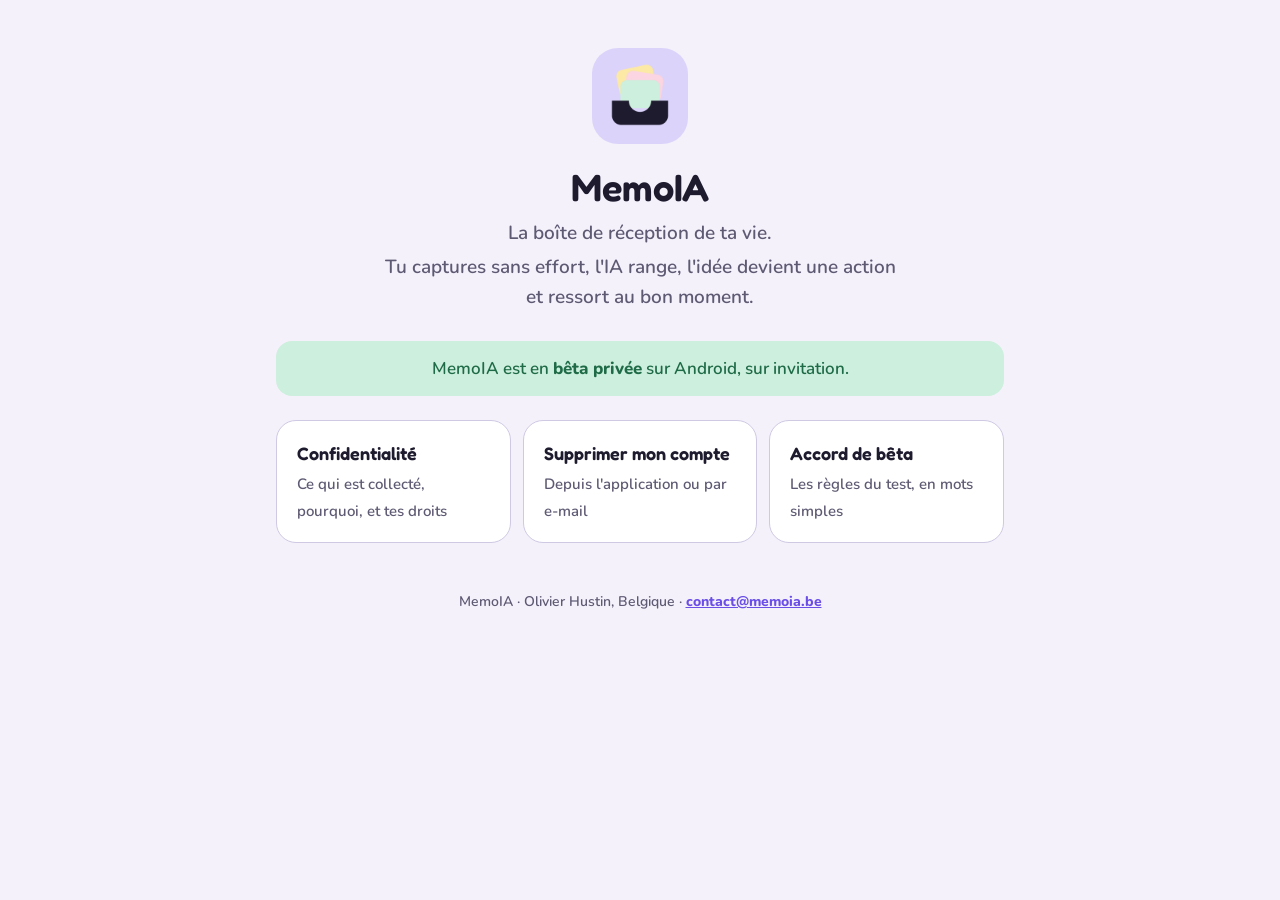
<file: index.html>
<!doctype html>
<html lang="fr">
<head>
<meta charset="utf-8">
<meta name="viewport" content="width=device-width, initial-scale=1">
<title>MemoIA</title>
<meta name="description" content="MemoIA, la boîte de réception de ta vie : tu captures sans effort, l'IA range, l'idée devient une action et ressort au bon moment.">
<link rel="icon" href="favicon.png">
<link rel="stylesheet" href="style.css">
</head>
<body>
<main>
  <section class="hero">
    <img src="icon.png" alt="Icône de MemoIA">
    <h1>MemoIA</h1>
    <p>La boîte de réception de ta vie.</p>
    <p>Tu captures sans effort, l'IA range, l'idée devient une action et ressort au bon moment.</p>
  </section>

  <div class="note ok" style="text-align:center">MemoIA est en <strong>bêta privée</strong> sur Android, sur invitation.</div>

  <div class="tiles">
    <a class="tile" href="confidentialite.html"><strong>Confidentialité</strong><span>Ce qui est collecté, pourquoi, et tes droits</span></a>
    <a class="tile" href="supprimer-mon-compte.html"><strong>Supprimer mon compte</strong><span>Depuis l'application ou par e-mail</span></a>
    <a class="tile" href="accord-beta.html"><strong>Accord de bêta</strong><span>Les règles du test, en mots simples</span></a>
  </div>
</main>
<footer>MemoIA · Olivier Hustin, Belgique · <a href="mailto:contact@memoia.be">contact@memoia.be</a></footer>
</body>
</html>
</file>
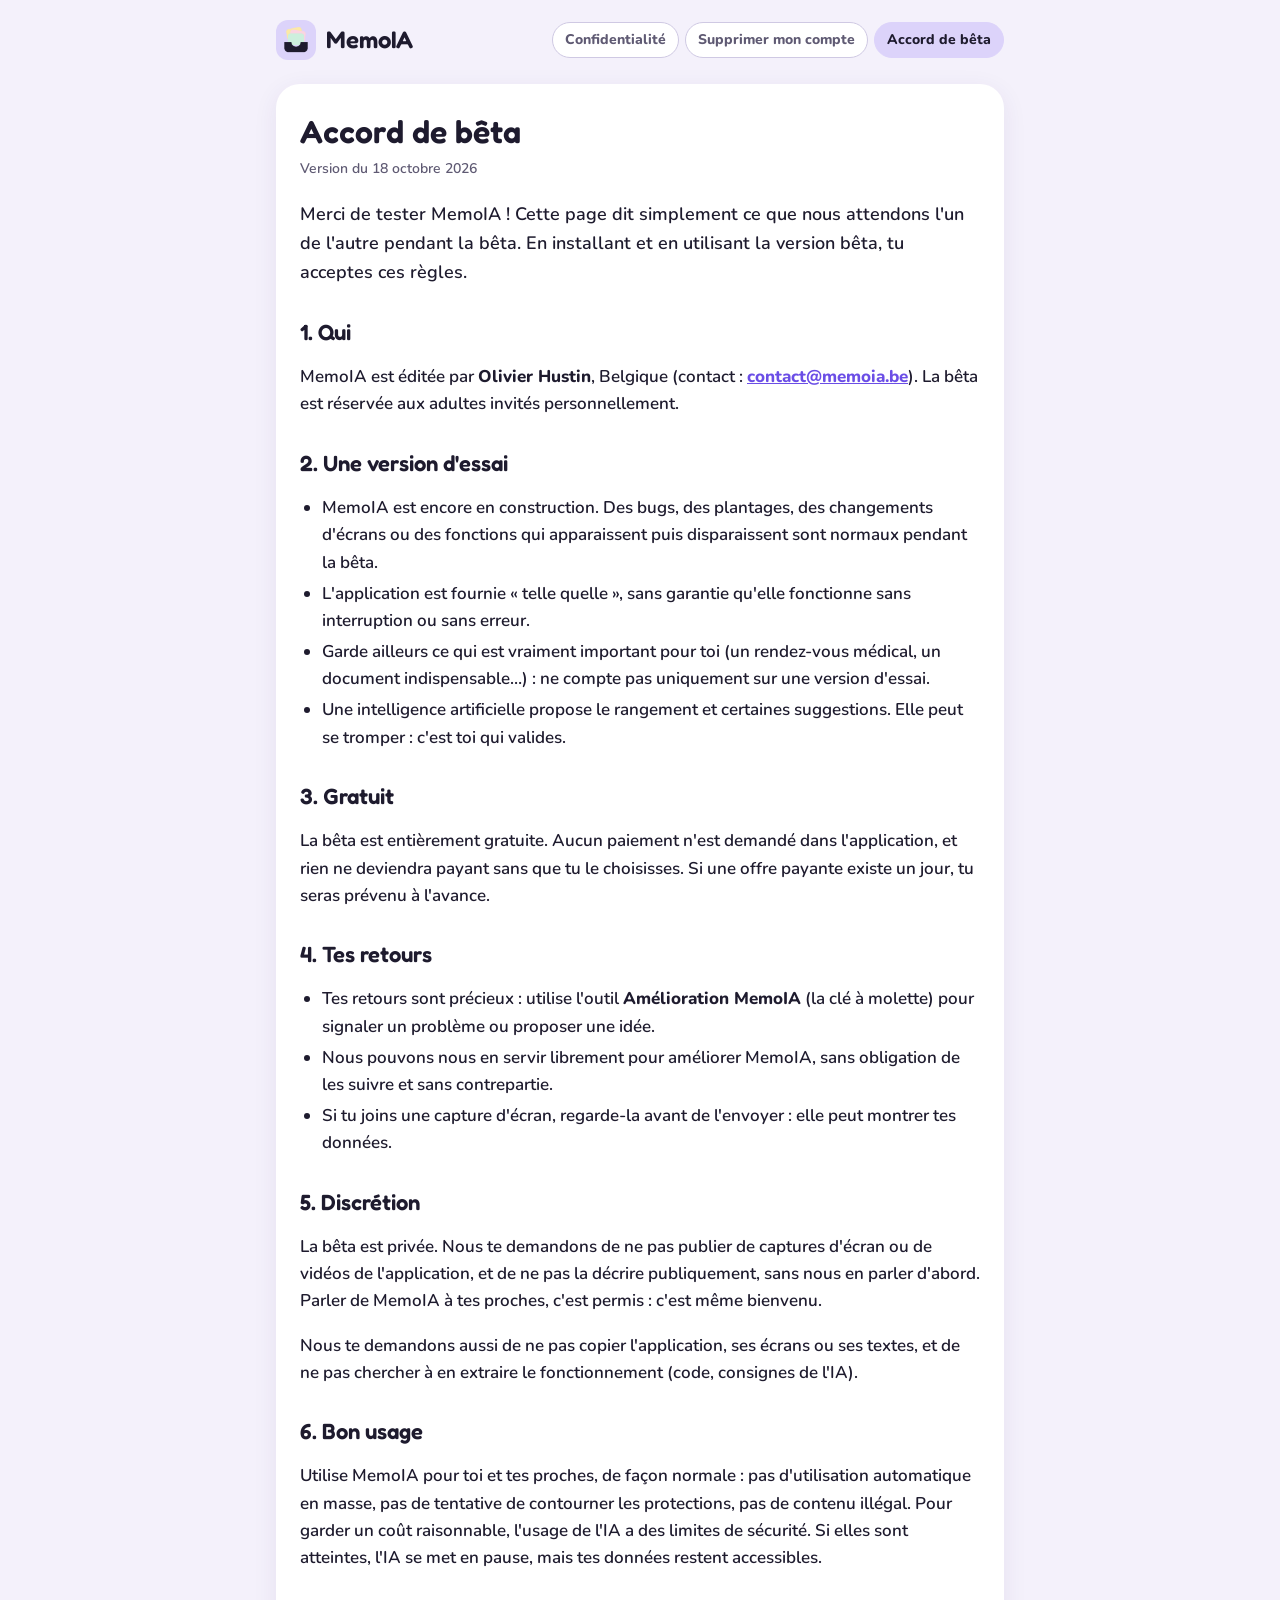
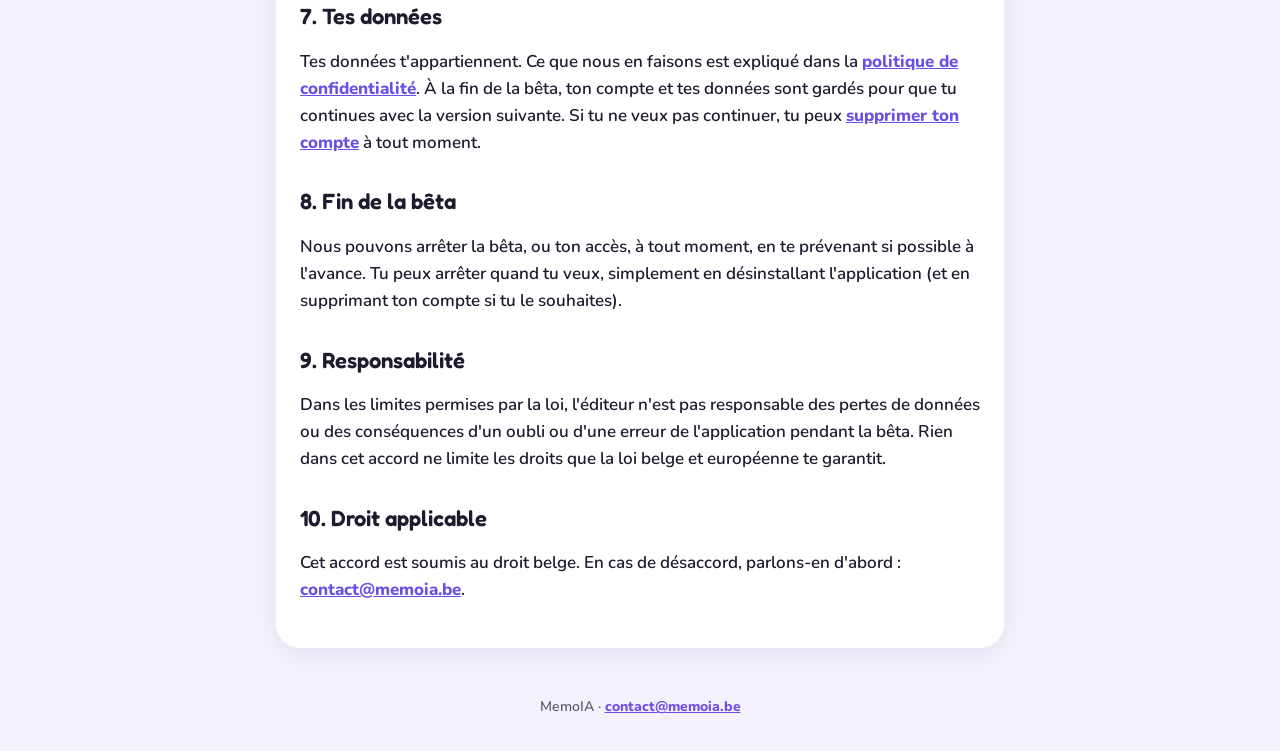
<file: accord-beta.html>
<!doctype html>
<html lang="fr">
<head>
<meta charset="utf-8">
<meta name="viewport" content="width=device-width, initial-scale=1">
<title>Accord de bêta · MemoIA</title>
<meta name="description" content="Ce que tu acceptes en testant la version bêta de MemoIA.">
<link rel="icon" href="favicon.png">
<link rel="stylesheet" href="style.css">
</head>
<body>
<header class="top">
  <a class="brand" href="index.html"><img src="icon.png" alt=""><span>MemoIA</span></a>
  <nav class="links" aria-label="Pages">
    <a href="confidentialite.html">Confidentialité</a>
    <a href="supprimer-mon-compte.html">Supprimer mon compte</a>
    <a href="accord-beta.html" aria-current="page">Accord de bêta</a>
  </nav>
</header>
<main>
<article class="card">
<h1>Accord de bêta</h1>
<p class="updated">Version du 18 octobre 2026</p>

<p class="intro">Merci de tester MemoIA ! Cette page dit simplement ce que nous attendons l'un de l'autre pendant la bêta. En installant et en utilisant la version bêta, tu acceptes ces règles.</p>

<h2>1. Qui</h2>
<p>MemoIA est éditée par <strong>Olivier Hustin</strong>, Belgique (contact : <a href="mailto:contact@memoia.be">contact@memoia.be</a>). La bêta est réservée aux adultes invités personnellement.</p>

<h2>2. Une version d'essai</h2>
<ul>
  <li>MemoIA est encore en construction. Des bugs, des plantages, des changements d'écrans ou des fonctions qui apparaissent puis disparaissent sont normaux pendant la bêta.</li>
  <li>L'application est fournie « telle quelle », sans garantie qu'elle fonctionne sans interruption ou sans erreur.</li>
  <li>Garde ailleurs ce qui est vraiment important pour toi (un rendez-vous médical, un document indispensable…) : ne compte pas uniquement sur une version d'essai.</li>
  <li>Une intelligence artificielle propose le rangement et certaines suggestions. Elle peut se tromper : c'est toi qui valides.</li>
</ul>

<h2>3. Gratuit</h2>
<p>La bêta est entièrement gratuite. Aucun paiement n'est demandé dans l'application, et rien ne deviendra payant sans que tu le choisisses. Si une offre payante existe un jour, tu seras prévenu à l'avance.</p>

<h2>4. Tes retours</h2>
<ul>
  <li>Tes retours sont précieux : utilise l'outil <strong>Amélioration MemoIA</strong> (la clé à molette) pour signaler un problème ou proposer une idée.</li>
  <li>Nous pouvons nous en servir librement pour améliorer MemoIA, sans obligation de les suivre et sans contrepartie.</li>
  <li>Si tu joins une capture d'écran, regarde-la avant de l'envoyer : elle peut montrer tes données.</li>
</ul>

<h2>5. Discrétion</h2>
<p>La bêta est privée. Nous te demandons de ne pas publier de captures d'écran ou de vidéos de l'application, et de ne pas la décrire publiquement, sans nous en parler d'abord. Parler de MemoIA à tes proches, c'est permis : c'est même bienvenu.</p>
<p>Nous te demandons aussi de ne pas copier l'application, ses écrans ou ses textes, et de ne pas chercher à en extraire le fonctionnement (code, consignes de l'IA).</p>

<h2>6. Bon usage</h2>
<p>Utilise MemoIA pour toi et tes proches, de façon normale : pas d'utilisation automatique en masse, pas de tentative de contourner les protections, pas de contenu illégal. Pour garder un coût raisonnable, l'usage de l'IA a des limites de sécurité. Si elles sont atteintes, l'IA se met en pause, mais tes données restent accessibles.</p>

<h2>7. Tes données</h2>
<p>Tes données t'appartiennent. Ce que nous en faisons est expliqué dans la <a href="confidentialite.html">politique de confidentialité</a>. À la fin de la bêta, ton compte et tes données sont gardés pour que tu continues avec la version suivante. Si tu ne veux pas continuer, tu peux <a href="supprimer-mon-compte.html">supprimer ton compte</a> à tout moment.</p>

<h2>8. Fin de la bêta</h2>
<p>Nous pouvons arrêter la bêta, ou ton accès, à tout moment, en te prévenant si possible à l'avance. Tu peux arrêter quand tu veux, simplement en désinstallant l'application (et en supprimant ton compte si tu le souhaites).</p>

<h2>9. Responsabilité</h2>
<p>Dans les limites permises par la loi, l'éditeur n'est pas responsable des pertes de données ou des conséquences d'un oubli ou d'une erreur de l'application pendant la bêta. Rien dans cet accord ne limite les droits que la loi belge et européenne te garantit.</p>

<h2>10. Droit applicable</h2>
<p>Cet accord est soumis au droit belge. En cas de désaccord, parlons-en d'abord : <a href="mailto:contact@memoia.be">contact@memoia.be</a>.</p>
</article>
</main>
<footer>MemoIA · <a href="mailto:contact@memoia.be">contact@memoia.be</a></footer>
</body>
</html>
</file>
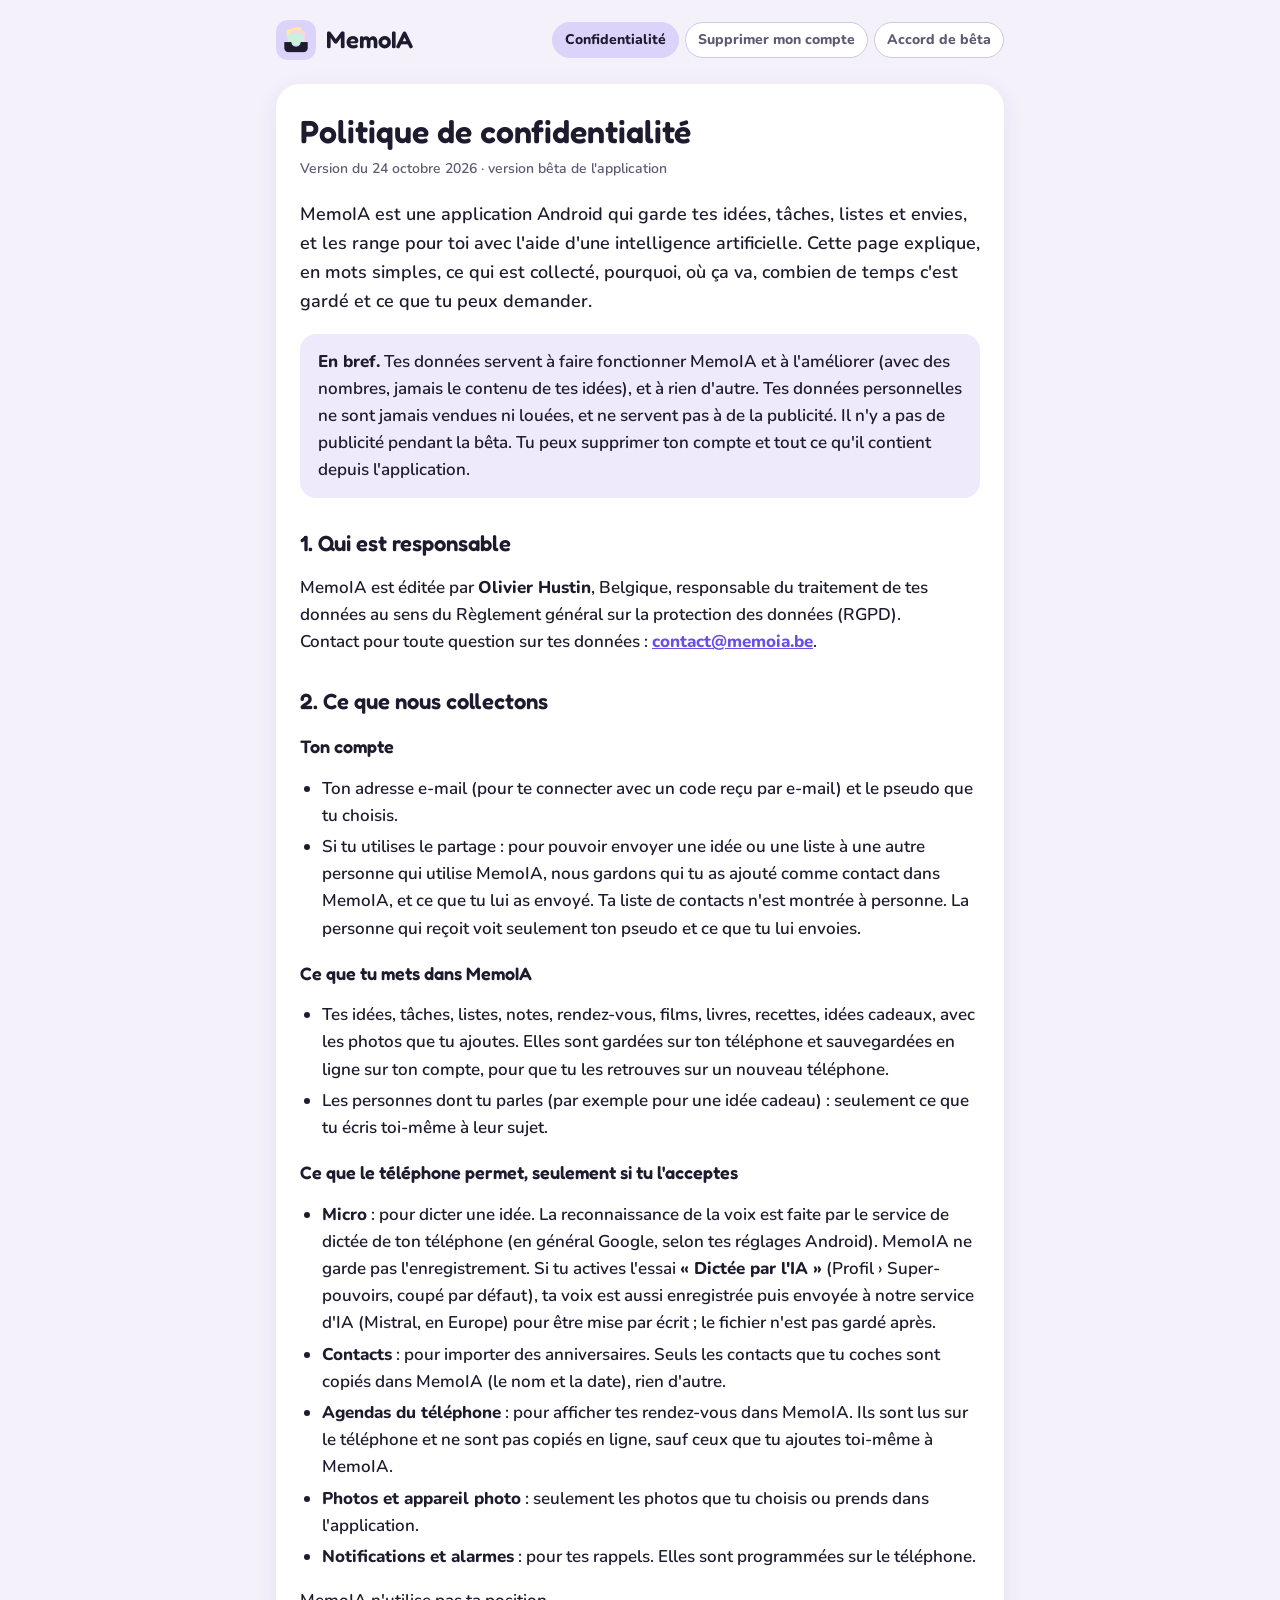
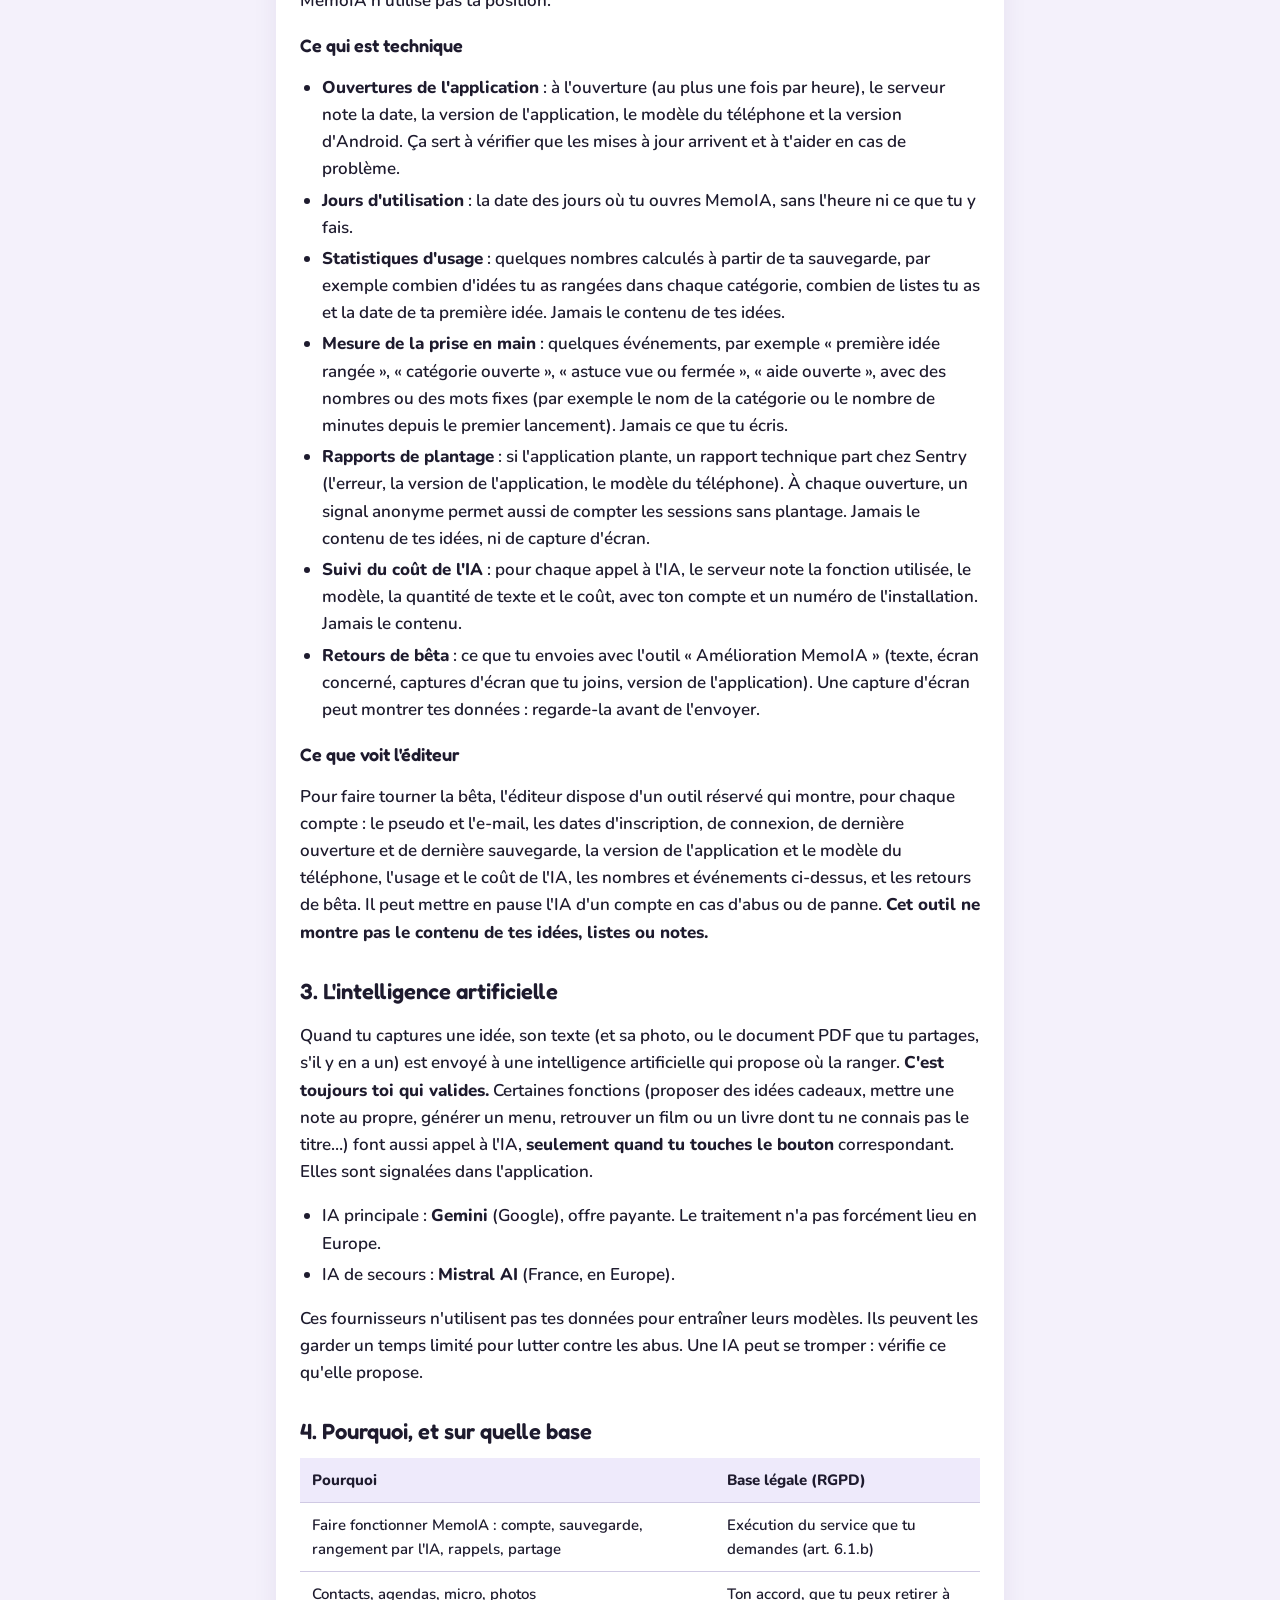
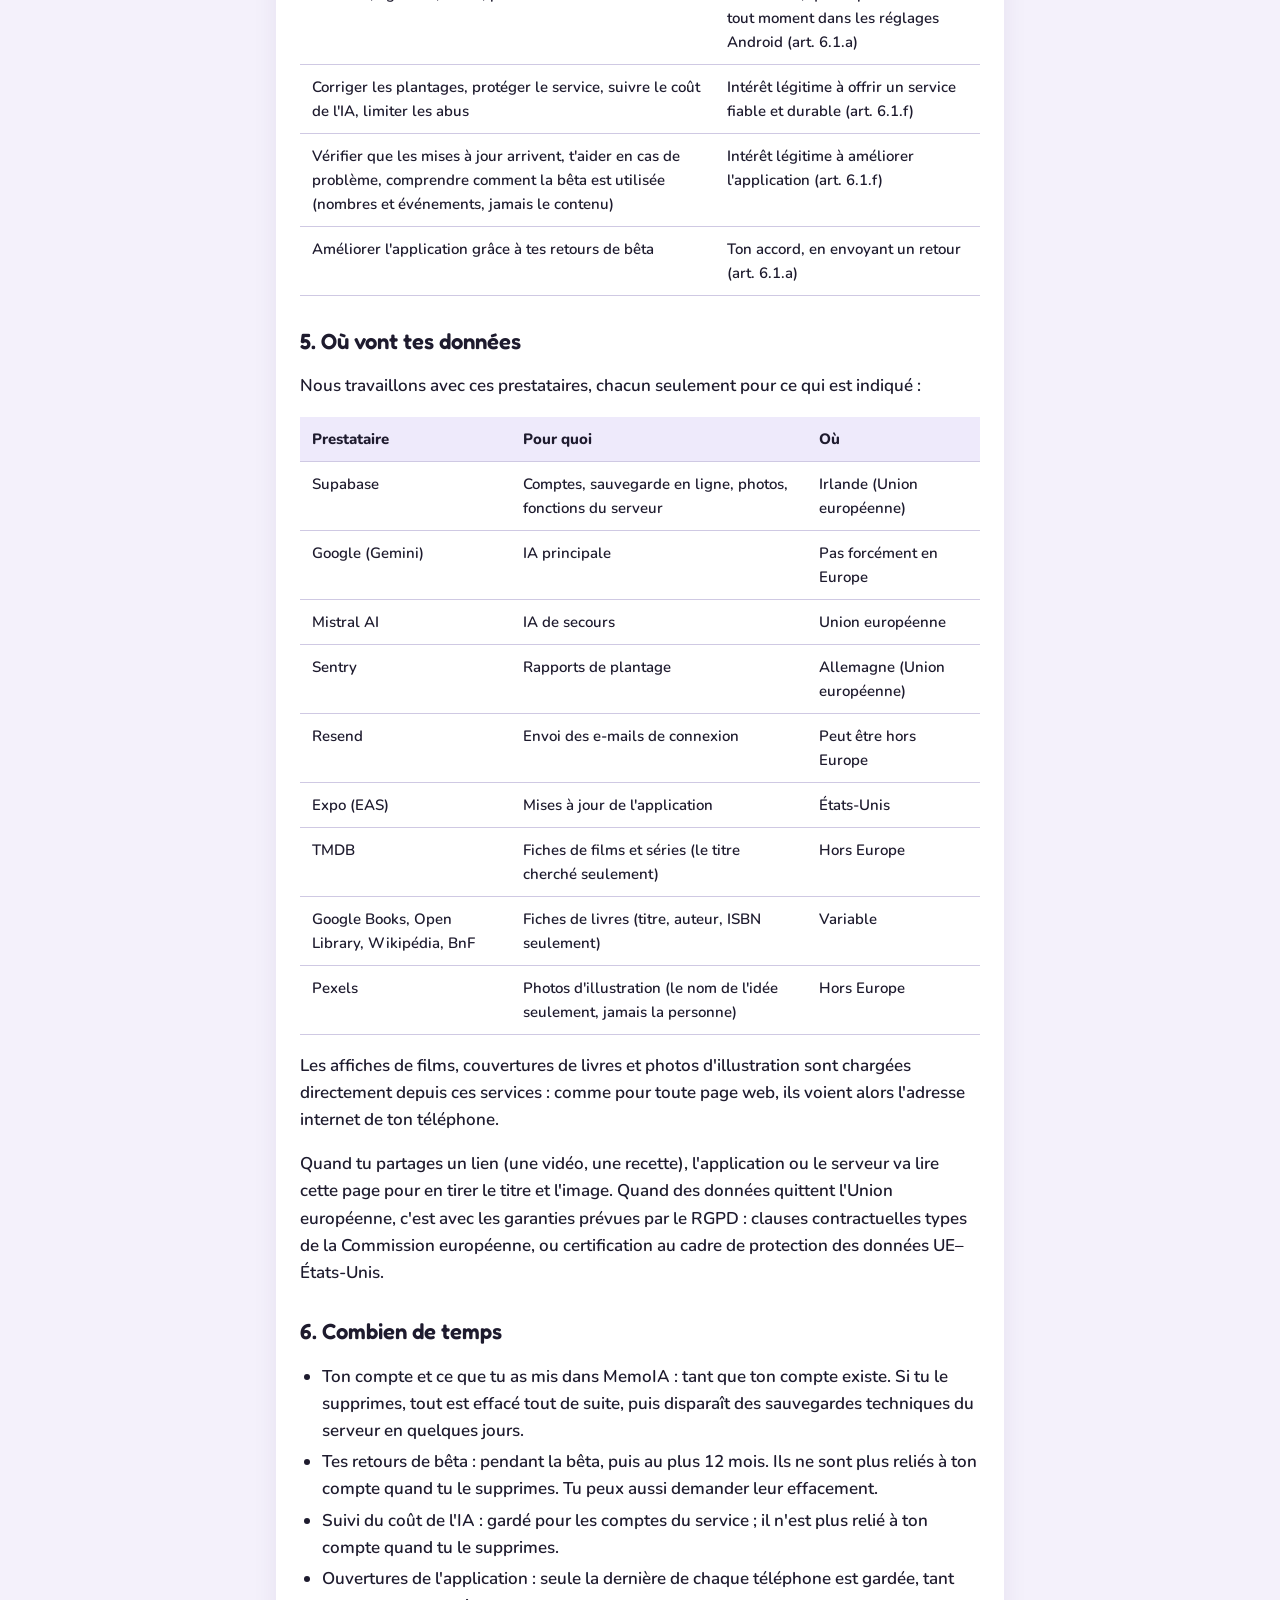
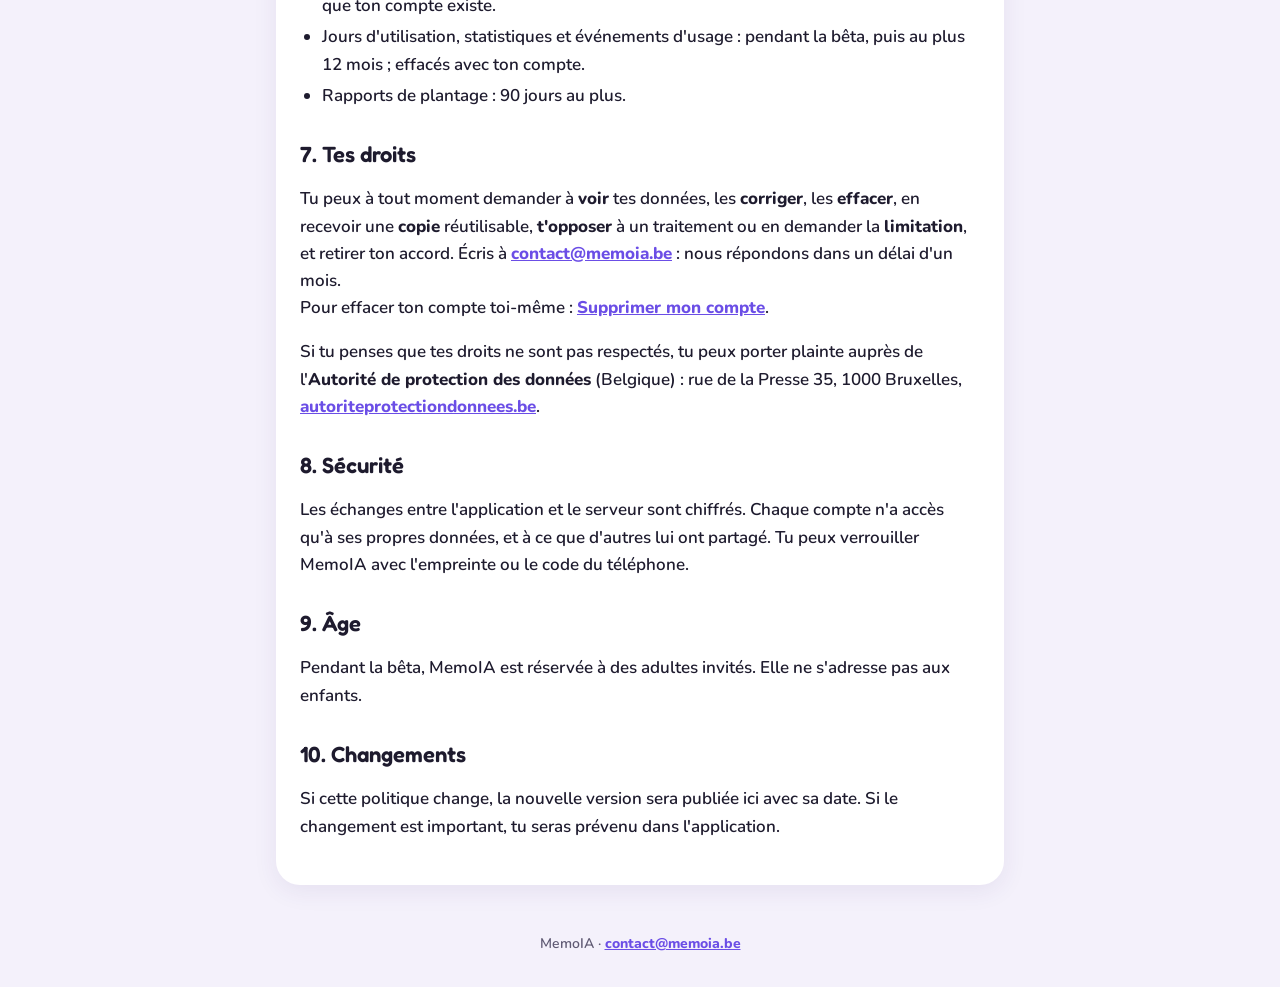
<file: confidentialite.html>
<!doctype html>
<html lang="fr">
<head>
<meta charset="utf-8">
<meta name="viewport" content="width=device-width, initial-scale=1">
<title>Confidentialité · MemoIA</title>
<meta name="description" content="Politique de confidentialité de l'application MemoIA : ce qui est collecté, pourquoi, où, combien de temps, et tes droits.">
<link rel="icon" href="favicon.png">
<link rel="stylesheet" href="style.css">
</head>
<body>
<header class="top">
  <a class="brand" href="index.html"><img src="icon.png" alt=""><span>MemoIA</span></a>
  <nav class="links" aria-label="Pages">
    <a href="confidentialite.html" aria-current="page">Confidentialité</a>
    <a href="supprimer-mon-compte.html">Supprimer mon compte</a>
    <a href="accord-beta.html">Accord de bêta</a>
  </nav>
</header>
<main>
<article class="card">
<h1>Politique de confidentialité</h1>
<p class="updated">Version du 24 octobre 2026 · version bêta de l'application</p>

<p class="intro">MemoIA est une application Android qui garde tes idées, tâches, listes et envies, et les range pour toi avec l'aide d'une intelligence artificielle. Cette page explique, en mots simples, ce qui est collecté, pourquoi, où ça va, combien de temps c'est gardé et ce que tu peux demander.</p>

<div class="note"><strong>En bref.</strong> Tes données servent à faire fonctionner MemoIA et à l'améliorer (avec des nombres, jamais le contenu de tes idées), et à rien d'autre. Tes données personnelles ne sont jamais vendues ni louées, et ne servent pas à de la publicité. Il n'y a pas de publicité pendant la bêta. Tu peux supprimer ton compte et tout ce qu'il contient depuis l'application.</div>

<h2>1. Qui est responsable</h2>
<p>MemoIA est éditée par <strong>Olivier Hustin</strong>, Belgique, responsable du traitement de tes données au sens du Règlement général sur la protection des données (RGPD).<br>
Contact pour toute question sur tes données : <a href="mailto:contact@memoia.be">contact@memoia.be</a>.</p>

<h2>2. Ce que nous collectons</h2>
<h3>Ton compte</h3>
<ul>
  <li>Ton adresse e-mail (pour te connecter avec un code reçu par e-mail) et le pseudo que tu choisis.</li>
  <li>Si tu utilises le partage : pour pouvoir envoyer une idée ou une liste à une autre personne qui utilise MemoIA, nous gardons qui tu as ajouté comme contact dans MemoIA, et ce que tu lui as envoyé. Ta liste de contacts n'est montrée à personne. La personne qui reçoit voit seulement ton pseudo et ce que tu lui envoies.</li>
</ul>
<h3>Ce que tu mets dans MemoIA</h3>
<ul>
  <li>Tes idées, tâches, listes, notes, rendez-vous, films, livres, recettes, idées cadeaux, avec les photos que tu ajoutes. Elles sont gardées sur ton téléphone et sauvegardées en ligne sur ton compte, pour que tu les retrouves sur un nouveau téléphone.</li>
  <li>Les personnes dont tu parles (par exemple pour une idée cadeau) : seulement ce que tu écris toi-même à leur sujet.</li>
</ul>
<h3>Ce que le téléphone permet, seulement si tu l'acceptes</h3>
<ul>
  <li><strong>Micro</strong> : pour dicter une idée. La reconnaissance de la voix est faite par le service de dictée de ton téléphone (en général Google, selon tes réglages Android). MemoIA ne garde pas l'enregistrement. Si tu actives l'essai <strong>« Dictée par l'IA »</strong> (Profil › Super-pouvoirs, coupé par défaut), ta voix est aussi enregistrée puis envoyée à notre service d'IA (Mistral, en Europe) pour être mise par écrit ; le fichier n'est pas gardé après.</li>
  <li><strong>Contacts</strong> : pour importer des anniversaires. Seuls les contacts que tu coches sont copiés dans MemoIA (le nom et la date), rien d'autre.</li>
  <li><strong>Agendas du téléphone</strong> : pour afficher tes rendez-vous dans MemoIA. Ils sont lus sur le téléphone et ne sont pas copiés en ligne, sauf ceux que tu ajoutes toi-même à MemoIA.</li>
  <li><strong>Photos et appareil photo</strong> : seulement les photos que tu choisis ou prends dans l'application.</li>
  <li><strong>Notifications et alarmes</strong> : pour tes rappels. Elles sont programmées sur le téléphone.</li>
</ul>
<p>MemoIA n'utilise pas ta position.</p>
<h3>Ce qui est technique</h3>
<ul>
  <li><strong>Ouvertures de l'application</strong> : à l'ouverture (au plus une fois par heure), le serveur note la date, la version de l'application, le modèle du téléphone et la version d'Android. Ça sert à vérifier que les mises à jour arrivent et à t'aider en cas de problème.</li>
  <li><strong>Jours d'utilisation</strong> : la date des jours où tu ouvres MemoIA, sans l'heure ni ce que tu y fais.</li>
  <li><strong>Statistiques d'usage</strong> : quelques nombres calculés à partir de ta sauvegarde, par exemple combien d'idées tu as rangées dans chaque catégorie, combien de listes tu as et la date de ta première idée. Jamais le contenu de tes idées.</li>
  <li><strong>Mesure de la prise en main</strong> : quelques événements, par exemple « première idée rangée », « catégorie ouverte », « astuce vue ou fermée », « aide ouverte », avec des nombres ou des mots fixes (par exemple le nom de la catégorie ou le nombre de minutes depuis le premier lancement). Jamais ce que tu écris.</li>
  <li><strong>Rapports de plantage</strong> : si l'application plante, un rapport technique part chez Sentry (l'erreur, la version de l'application, le modèle du téléphone). À chaque ouverture, un signal anonyme permet aussi de compter les sessions sans plantage. Jamais le contenu de tes idées, ni de capture d'écran.</li>
  <li><strong>Suivi du coût de l'IA</strong> : pour chaque appel à l'IA, le serveur note la fonction utilisée, le modèle, la quantité de texte et le coût, avec ton compte et un numéro de l'installation. Jamais le contenu.</li>
  <li><strong>Retours de bêta</strong> : ce que tu envoies avec l'outil « Amélioration MemoIA » (texte, écran concerné, captures d'écran que tu joins, version de l'application). Une capture d'écran peut montrer tes données : regarde-la avant de l'envoyer.</li>
</ul>
<h3>Ce que voit l'éditeur</h3>
<p>Pour faire tourner la bêta, l'éditeur dispose d'un outil réservé qui montre, pour chaque compte : le pseudo et l'e-mail, les dates d'inscription, de connexion, de dernière ouverture et de dernière sauvegarde, la version de l'application et le modèle du téléphone, l'usage et le coût de l'IA, les nombres et événements ci-dessus, et les retours de bêta. Il peut mettre en pause l'IA d'un compte en cas d'abus ou de panne. <strong>Cet outil ne montre pas le contenu de tes idées, listes ou notes.</strong></p>

<h2>3. L'intelligence artificielle</h2>
<p>Quand tu captures une idée, son texte (et sa photo, ou le document PDF que tu partages, s'il y en a un) est envoyé à une intelligence artificielle qui propose où la ranger. <strong>C'est toujours toi qui valides.</strong> Certaines fonctions (proposer des idées cadeaux, mettre une note au propre, générer un menu, retrouver un film ou un livre dont tu ne connais pas le titre…) font aussi appel à l'IA, <strong>seulement quand tu touches le bouton</strong> correspondant. Elles sont signalées dans l'application.</p>
<ul>
  <li>IA principale : <strong>Gemini</strong> (Google), offre payante. Le traitement n'a pas forcément lieu en Europe.</li>
  <li>IA de secours : <strong>Mistral AI</strong> (France, en Europe).</li>
</ul>
<p>Ces fournisseurs n'utilisent pas tes données pour entraîner leurs modèles. Ils peuvent les garder un temps limité pour lutter contre les abus. Une IA peut se tromper : vérifie ce qu'elle propose.</p>

<h2>4. Pourquoi, et sur quelle base</h2>
<div class="table-wrap"><table>
  <thead><tr><th>Pourquoi</th><th>Base légale (RGPD)</th></tr></thead>
  <tbody>
    <tr><td>Faire fonctionner MemoIA : compte, sauvegarde, rangement par l'IA, rappels, partage</td><td>Exécution du service que tu demandes (art. 6.1.b)</td></tr>
    <tr><td>Contacts, agendas, micro, photos</td><td>Ton accord, que tu peux retirer à tout moment dans les réglages Android (art. 6.1.a)</td></tr>
    <tr><td>Corriger les plantages, protéger le service, suivre le coût de l'IA, limiter les abus</td><td>Intérêt légitime à offrir un service fiable et durable (art. 6.1.f)</td></tr>
    <tr><td>Vérifier que les mises à jour arrivent, t'aider en cas de problème, comprendre comment la bêta est utilisée (nombres et événements, jamais le contenu)</td><td>Intérêt légitime à améliorer l'application (art. 6.1.f)</td></tr>
    <tr><td>Améliorer l'application grâce à tes retours de bêta</td><td>Ton accord, en envoyant un retour (art. 6.1.a)</td></tr>
  </tbody>
</table></div>

<h2>5. Où vont tes données</h2>
<p>Nous travaillons avec ces prestataires, chacun seulement pour ce qui est indiqué :</p>
<div class="table-wrap"><table>
  <thead><tr><th>Prestataire</th><th>Pour quoi</th><th>Où</th></tr></thead>
  <tbody>
    <tr><td>Supabase</td><td>Comptes, sauvegarde en ligne, photos, fonctions du serveur</td><td>Irlande (Union européenne)</td></tr>
    <tr><td>Google (Gemini)</td><td>IA principale</td><td>Pas forcément en Europe</td></tr>
    <tr><td>Mistral AI</td><td>IA de secours</td><td>Union européenne</td></tr>
    <tr><td>Sentry</td><td>Rapports de plantage</td><td>Allemagne (Union européenne)</td></tr>
    <tr><td>Resend</td><td>Envoi des e-mails de connexion</td><td>Peut être hors Europe</td></tr>
    <tr><td>Expo (EAS)</td><td>Mises à jour de l'application</td><td>États-Unis</td></tr>
    <tr><td>TMDB</td><td>Fiches de films et séries (le titre cherché seulement)</td><td>Hors Europe</td></tr>
    <tr><td>Google Books, Open Library, Wikipédia, BnF</td><td>Fiches de livres (titre, auteur, ISBN seulement)</td><td>Variable</td></tr>
    <tr><td>Pexels</td><td>Photos d'illustration (le nom de l'idée seulement, jamais la personne)</td><td>Hors Europe</td></tr>
  </tbody>
</table></div>
<p>Les affiches de films, couvertures de livres et photos d'illustration sont chargées directement depuis ces services : comme pour toute page web, ils voient alors l'adresse internet de ton téléphone.</p>
<p>Quand tu partages un lien (une vidéo, une recette), l'application ou le serveur va lire cette page pour en tirer le titre et l'image. Quand des données quittent l'Union européenne, c'est avec les garanties prévues par le RGPD : clauses contractuelles types de la Commission européenne, ou certification au cadre de protection des données UE–États-Unis.</p>

<h2>6. Combien de temps</h2>
<ul>
  <li>Ton compte et ce que tu as mis dans MemoIA : tant que ton compte existe. Si tu le supprimes, tout est effacé tout de suite, puis disparaît des sauvegardes techniques du serveur en quelques jours.</li>
  <li>Tes retours de bêta : pendant la bêta, puis au plus 12 mois. Ils ne sont plus reliés à ton compte quand tu le supprimes. Tu peux aussi demander leur effacement.</li>
  <li>Suivi du coût de l'IA : gardé pour les comptes du service ; il n'est plus relié à ton compte quand tu le supprimes.</li>
  <li>Ouvertures de l'application : seule la dernière de chaque téléphone est gardée, tant que ton compte existe.</li>
  <li>Jours d'utilisation, statistiques et événements d'usage : pendant la bêta, puis au plus 12 mois ; effacés avec ton compte.</li>
  <li>Rapports de plantage : 90 jours au plus.</li>
</ul>

<h2>7. Tes droits</h2>
<p>Tu peux à tout moment demander à <strong>voir</strong> tes données, les <strong>corriger</strong>, les <strong>effacer</strong>, en recevoir une <strong>copie</strong> réutilisable, <strong>t'opposer</strong> à un traitement ou en demander la <strong>limitation</strong>, et retirer ton accord. Écris à <a href="mailto:contact@memoia.be">contact@memoia.be</a> : nous répondons dans un délai d'un mois.<br>
Pour effacer ton compte toi-même : <a href="supprimer-mon-compte.html">Supprimer mon compte</a>.</p>
<p>Si tu penses que tes droits ne sont pas respectés, tu peux porter plainte auprès de l'<strong>Autorité de protection des données</strong> (Belgique) : rue de la Presse 35, 1000 Bruxelles, <a href="https://www.autoriteprotectiondonnees.be" rel="noopener">autoriteprotectiondonnees.be</a>.</p>

<h2>8. Sécurité</h2>
<p>Les échanges entre l'application et le serveur sont chiffrés. Chaque compte n'a accès qu'à ses propres données, et à ce que d'autres lui ont partagé. Tu peux verrouiller MemoIA avec l'empreinte ou le code du téléphone.</p>

<h2>9. Âge</h2>
<p>Pendant la bêta, MemoIA est réservée à des adultes invités. Elle ne s'adresse pas aux enfants.</p>

<h2>10. Changements</h2>
<p>Si cette politique change, la nouvelle version sera publiée ici avec sa date. Si le changement est important, tu seras prévenu dans l'application.</p>
</article>
</main>
<footer>MemoIA · <a href="mailto:contact@memoia.be">contact@memoia.be</a></footer>
</body>
</html>
</file>
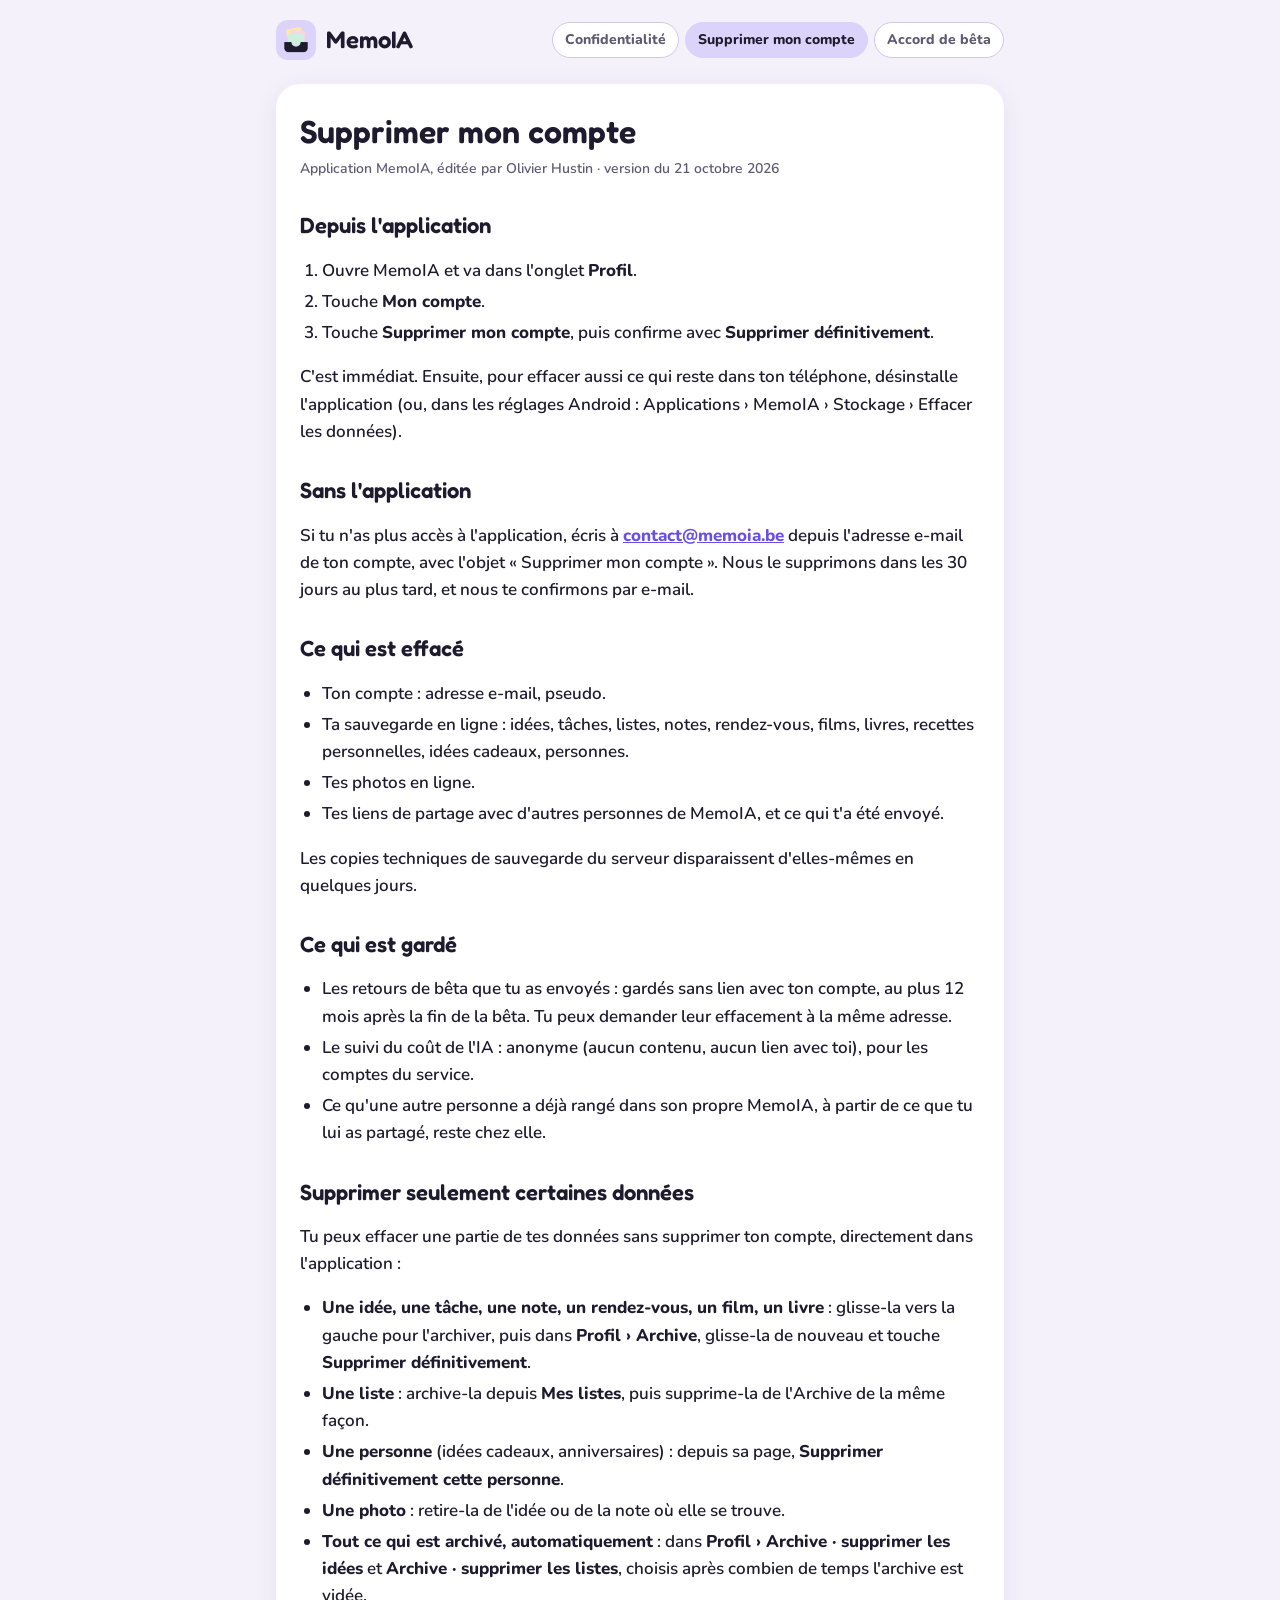
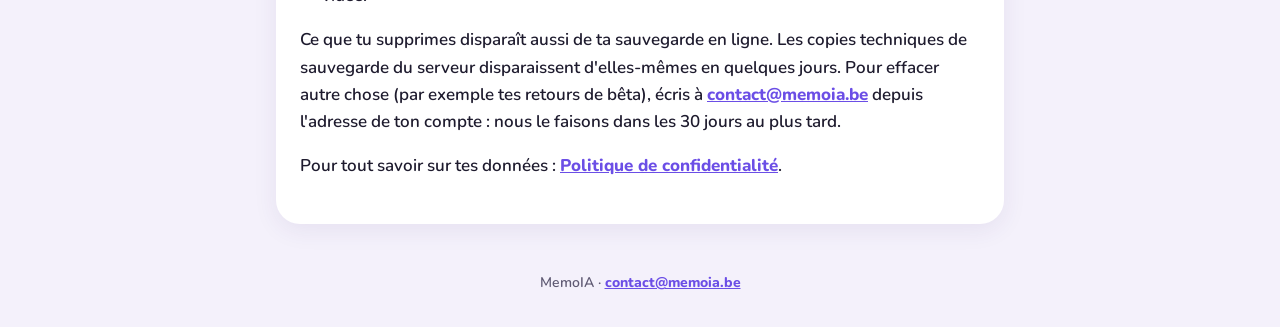
<file: supprimer-mon-compte.html>
<!doctype html>
<html lang="fr">
<head>
<meta charset="utf-8">
<meta name="viewport" content="width=device-width, initial-scale=1">
<title>Supprimer mon compte · MemoIA</title>
<meta name="description" content="Comment supprimer ton compte MemoIA, ou seulement certaines de tes données, depuis l'application ou par e-mail.">
<link rel="icon" href="favicon.png">
<link rel="stylesheet" href="style.css">
</head>
<body>
<header class="top">
  <a class="brand" href="index.html"><img src="icon.png" alt=""><span>MemoIA</span></a>
  <nav class="links" aria-label="Pages">
    <a href="confidentialite.html">Confidentialité</a>
    <a href="supprimer-mon-compte.html" aria-current="page">Supprimer mon compte</a>
    <a href="accord-beta.html">Accord de bêta</a>
  </nav>
</header>
<main>
<article class="card">
<h1>Supprimer mon compte</h1>
<p class="updated">Application MemoIA, éditée par Olivier Hustin · version du 21 octobre 2026</p>

<h2>Depuis l'application</h2>
<ol>
  <li>Ouvre MemoIA et va dans l'onglet <strong>Profil</strong>.</li>
  <li>Touche <strong>Mon compte</strong>.</li>
  <li>Touche <strong>Supprimer mon compte</strong>, puis confirme avec <strong>Supprimer définitivement</strong>.</li>
</ol>
<p>C'est immédiat. Ensuite, pour effacer aussi ce qui reste dans ton téléphone, désinstalle l'application (ou, dans les réglages Android : Applications › MemoIA › Stockage › Effacer les données).</p>

<h2>Sans l'application</h2>
<p>Si tu n'as plus accès à l'application, écris à <a href="mailto:contact@memoia.be?subject=Supprimer%20mon%20compte%20MemoIA">contact@memoia.be</a> depuis l'adresse e-mail de ton compte, avec l'objet « Supprimer mon compte ». Nous le supprimons dans les 30 jours au plus tard, et nous te confirmons par e-mail.</p>

<h2>Ce qui est effacé</h2>
<ul>
  <li>Ton compte : adresse e-mail, pseudo.</li>
  <li>Ta sauvegarde en ligne : idées, tâches, listes, notes, rendez-vous, films, livres, recettes personnelles, idées cadeaux, personnes.</li>
  <li>Tes photos en ligne.</li>
  <li>Tes liens de partage avec d'autres personnes de MemoIA, et ce qui t'a été envoyé.</li>
</ul>
<p>Les copies techniques de sauvegarde du serveur disparaissent d'elles-mêmes en quelques jours.</p>

<h2>Ce qui est gardé</h2>
<ul>
  <li>Les retours de bêta que tu as envoyés : gardés sans lien avec ton compte, au plus 12 mois après la fin de la bêta. Tu peux demander leur effacement à la même adresse.</li>
  <li>Le suivi du coût de l'IA : anonyme (aucun contenu, aucun lien avec toi), pour les comptes du service.</li>
  <li>Ce qu'une autre personne a déjà rangé dans son propre MemoIA, à partir de ce que tu lui as partagé, reste chez elle.</li>
</ul>
<h2 id="certaines-donnees">Supprimer seulement certaines données</h2>
<p>Tu peux effacer une partie de tes données sans supprimer ton compte, directement dans l'application :</p>
<ul>
  <li><strong>Une idée, une tâche, une note, un rendez-vous, un film, un livre</strong> : glisse-la vers la gauche pour l'archiver, puis dans <strong>Profil › Archive</strong>, glisse-la de nouveau et touche <strong>Supprimer définitivement</strong>.</li>
  <li><strong>Une liste</strong> : archive-la depuis <strong>Mes listes</strong>, puis supprime-la de l'Archive de la même façon.</li>
  <li><strong>Une personne</strong> (idées cadeaux, anniversaires) : depuis sa page, <strong>Supprimer définitivement cette personne</strong>.</li>
  <li><strong>Une photo</strong> : retire-la de l'idée ou de la note où elle se trouve.</li>
  <li><strong>Tout ce qui est archivé, automatiquement</strong> : dans <strong>Profil › Archive · supprimer les idées</strong> et <strong>Archive · supprimer les listes</strong>, choisis après combien de temps l'archive est vidée.</li>
</ul>
<p>Ce que tu supprimes disparaît aussi de ta sauvegarde en ligne. Les copies techniques de sauvegarde du serveur disparaissent d'elles-mêmes en quelques jours. Pour effacer autre chose (par exemple tes retours de bêta), écris à <a href="mailto:contact@memoia.be?subject=Supprimer%20mes%20donn%C3%A9es%20MemoIA">contact@memoia.be</a> depuis l'adresse de ton compte : nous le faisons dans les 30 jours au plus tard.</p>

<p>Pour tout savoir sur tes données : <a href="confidentialite.html">Politique de confidentialité</a>.</p>
</article>
</main>
<footer>MemoIA · <a href="mailto:contact@memoia.be">contact@memoia.be</a></footer>
</body>
</html>
</file>
<file: style.css>
/* Site memoia.be : couleurs « Pastel vivant » de l'app (src/theme/tokens.ts).
   Polices hébergées ici (licence SIL OFL), pour ne rien charger chez un tiers. */
@font-face { font-family: 'Fredoka'; src: url('fonts/Fredoka_600SemiBold.ttf') format('truetype'); font-weight: 600; font-display: swap; }
@font-face { font-family: 'Nunito'; src: url('fonts/Nunito_600SemiBold.ttf') format('truetype'); font-weight: 600; font-display: swap; }
@font-face { font-family: 'Nunito'; src: url('fonts/Nunito_800ExtraBold.ttf') format('truetype'); font-weight: 800; font-display: swap; }

:root {
  --bg: #F4F1FB;
  --surface: #FFFFFF;
  --muted-surface: #EEEAFB;
  --ink: #1E1B2E;
  --ink-muted: #5F5A73;
  --border: #CFC9E3;
  --primary: #6B4EE6;
  --primary-soft: #DCD3FA;
  --mint: #CDEFDD;
  --mint-ink: #1F6B47;
}

* { box-sizing: border-box; }
html { -webkit-text-size-adjust: 100%; }
body {
  margin: 0;
  background: var(--bg);
  color: var(--ink);
  font-family: 'Nunito', system-ui, -apple-system, 'Segoe UI', Roboto, sans-serif;
  font-weight: 600;
  font-size: 17px;
  line-height: 1.6;
}
a { color: var(--primary); font-weight: 800; }
a:focus-visible { outline: 3px solid var(--primary); outline-offset: 2px; border-radius: 4px; }

header.top {
  max-width: 760px; margin: 0 auto; padding: 20px 16px 0;
  display: flex; align-items: center; justify-content: space-between; gap: 12px; flex-wrap: wrap;
}
.brand { display: flex; align-items: center; gap: 10px; text-decoration: none; color: var(--ink); }
.brand img { width: 40px; height: 40px; border-radius: 12px; }
.brand span { font-family: 'Fredoka', sans-serif; font-weight: 600; font-size: 24px; }
nav.links { display: flex; gap: 6px; flex-wrap: wrap; }
nav.links a {
  font-size: 14px; text-decoration: none; color: var(--ink-muted);
  padding: 6px 12px; border-radius: 999px; background: var(--surface); border: 1px solid var(--border);
}
nav.links a[aria-current="page"] { background: var(--primary-soft); color: var(--ink); border-color: var(--primary-soft); }

main { max-width: 760px; margin: 0 auto; padding: 24px 16px 48px; }
.card {
  background: var(--surface); border-radius: 24px; padding: 28px 24px;
  box-shadow: 0 6px 24px rgba(60, 40, 120, 0.08);
}
h1, h2, h3 { font-family: 'Fredoka', sans-serif; font-weight: 600; line-height: 1.25; }
h1 { font-size: 32px; margin: 0 0 6px; }
h2 { font-size: 22px; margin: 32px 0 8px; }
h3 { font-size: 18px; margin: 20px 0 6px; }
.updated { color: var(--ink-muted); font-size: 14px; margin: 0 0 20px; }
.intro { font-size: 18px; }
.note {
  background: var(--muted-surface); border-radius: 16px; padding: 14px 18px; margin: 16px 0;
}
.ok { background: var(--mint); color: var(--mint-ink); }
ul, ol { padding-left: 22px; }
li { margin: 4px 0; }

.table-wrap { overflow-x: auto; margin: 12px 0; }
table { border-collapse: collapse; width: 100%; font-size: 15px; min-width: 520px; }
th, td { text-align: left; vertical-align: top; padding: 10px 12px; border-bottom: 1px solid var(--border); }
th { font-weight: 800; background: var(--muted-surface); }

.hero { text-align: center; padding: 24px 0 8px; }
.hero img { width: 96px; height: 96px; border-radius: 26px; }
.hero h1 { font-size: 38px; margin-top: 12px; }
.hero p { color: var(--ink-muted); font-size: 19px; margin: 4px auto; max-width: 520px; }
.tiles { display: grid; grid-template-columns: repeat(auto-fit, minmax(200px, 1fr)); gap: 12px; margin-top: 24px; }
.tile {
  display: block; background: var(--surface); border-radius: 20px; padding: 18px 20px; text-decoration: none; color: var(--ink);
  border: 1px solid var(--border);
}
.tile strong { display: block; font-family: 'Fredoka', sans-serif; font-weight: 600; font-size: 18px; margin-bottom: 2px; }
.tile span { color: var(--ink-muted); font-weight: 600; font-size: 15px; }

footer { max-width: 760px; margin: 0 auto; padding: 0 16px 32px; color: var(--ink-muted); font-size: 14px; text-align: center; }

@media (max-width: 480px) {
  h1 { font-size: 27px; }
  .card { padding: 22px 18px; border-radius: 20px; }
}
</file>
